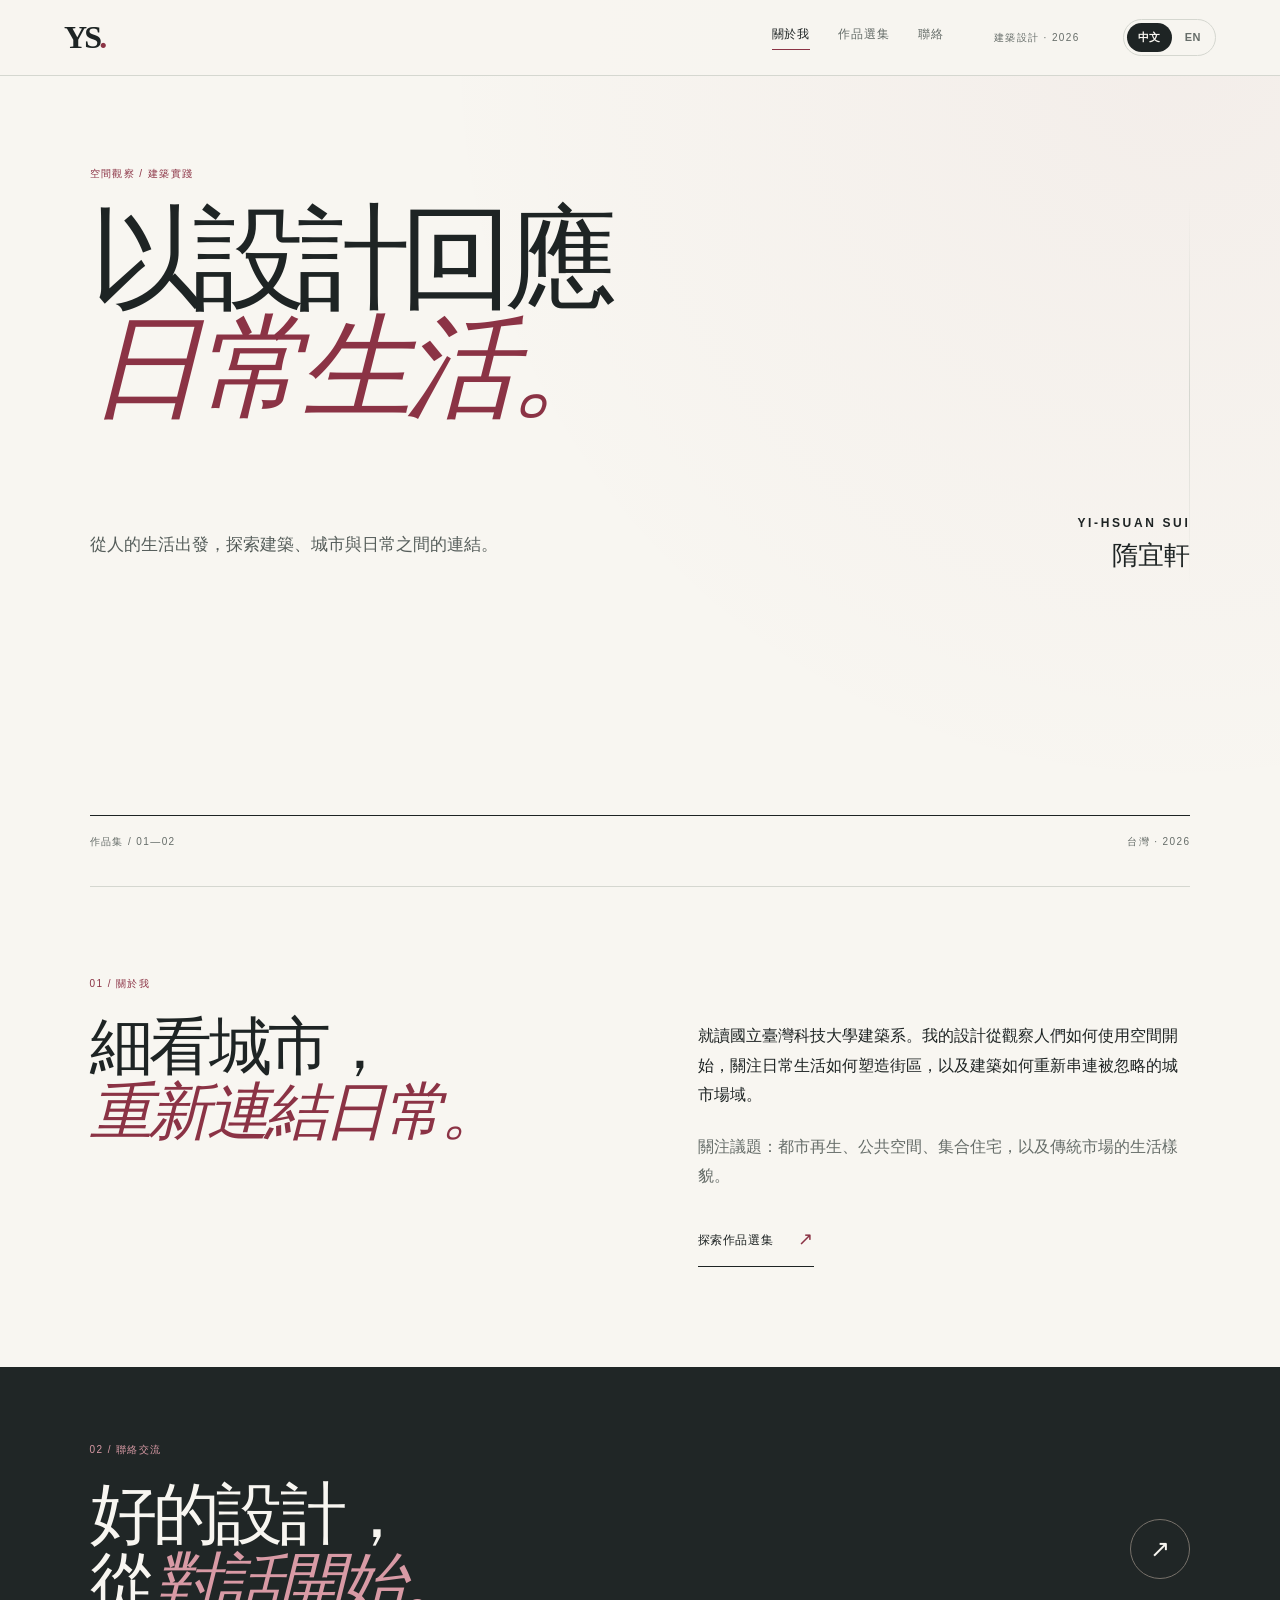
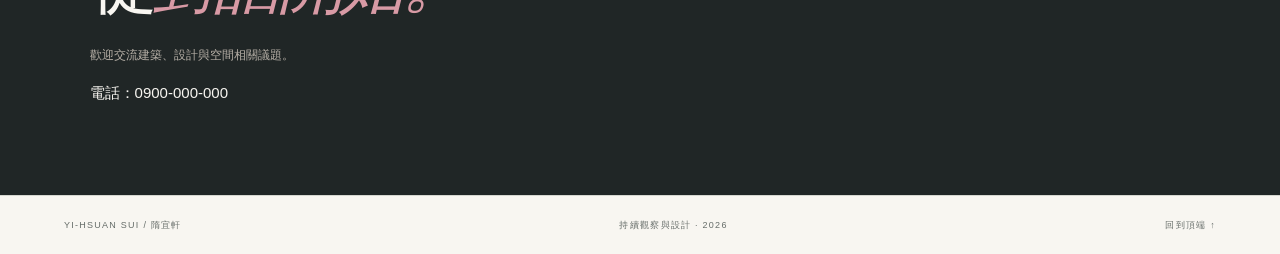
<file: index.html>
<!doctype html>
<html lang="zh-Hant">
<head>
  <meta charset="utf-8">
  <meta name="viewport" content="width=device-width, initial-scale=1">
  <meta name="description" content="隋宜軒的建築與空間設計作品集，探索城市與日常生活的關係。">
  <title>隋宜軒 — 建築作品集</title>
  <link rel="stylesheet" href="styles.css">
</head>
<body id="top">
  <header class="site-header">
    <a class="wordmark" href="index.html">YS<span>.</span></a>
    <nav aria-label="主選單">
      <a class="active" href="index.html">關於我</a>
      <a href="works.html">作品選集</a>
      <a href="#contact">聯絡</a>
    </nav>
    <span class="header-note">建築設計 · 2026</span>
  </header>

  <main>
    <section class="hero section-wrap">
      <p class="eyebrow" id="intro-kicker">空間觀察 / 建築實踐</p>
      <h1 id="hero-title">以設計回應<br><em>日常生活。</em></h1>
      <div class="hero-bottom">
        <p class="hero-copy" id="hero-copy">從人的生活出發，探索建築、城市與日常之間的連結。</p>
        <div class="name-lockup">
          <span class="name-en" id="name-en">YI-HSUAN SUI</span>
          <span class="name-zh" id="name-zh">隋宜軒</span>
        </div>
      </div>
      <div class="hero-rule"><span>作品集 / 01—02</span><span>台灣 · 2026</span></div>
    </section>

    <section class="intro-grid section-wrap">
      <div>
        <p class="eyebrow">01 / 關於我</p>
        <h2>細看城市，<br><em>重新連結日常。</em></h2>
      </div>
      <div class="intro-text">
        <p id="bio">就讀國立臺灣科技大學建築系，關注人們如何使用空間，以及建築如何回應城市中被忽略的日常需求。</p>
        <p class="muted" id="interests">關注議題：都市再生、公共空間、集合住宅與傳統市場的日常生活。</p>
        <a class="text-link" href="works.html">探索作品選集 <span>↗</span></a>
      </div>
    </section>

    <section class="contact section-wrap" id="contact">
      <p class="eyebrow">02 / 聯絡交流</p>
      <div class="contact-row"><h2>好的設計，<br>從<em>對話開始。</em></h2><a class="round-link" href="works.html" aria-label="查看作品選集">↗</a></div>
      <p class="muted">歡迎交流建築、設計與空間相關議題。</p>
      <p class="contact-phone">電話：<a href="tel:0900000000" id="contact-phone">0900-000-000</a></p>
    </section>
  </main>

  <footer class="site-footer"><span>YI-HSUAN SUI / 隋宜軒</span><span>持續觀察與設計 · 2026</span><a href="#top">回到頂端 ↑</a></footer>
  <script src="i18n.js?v=20261027-bilingual"></script>
  <script src="script.js?v=20261027-bilingual"></script>
</body>
</html>
</file>
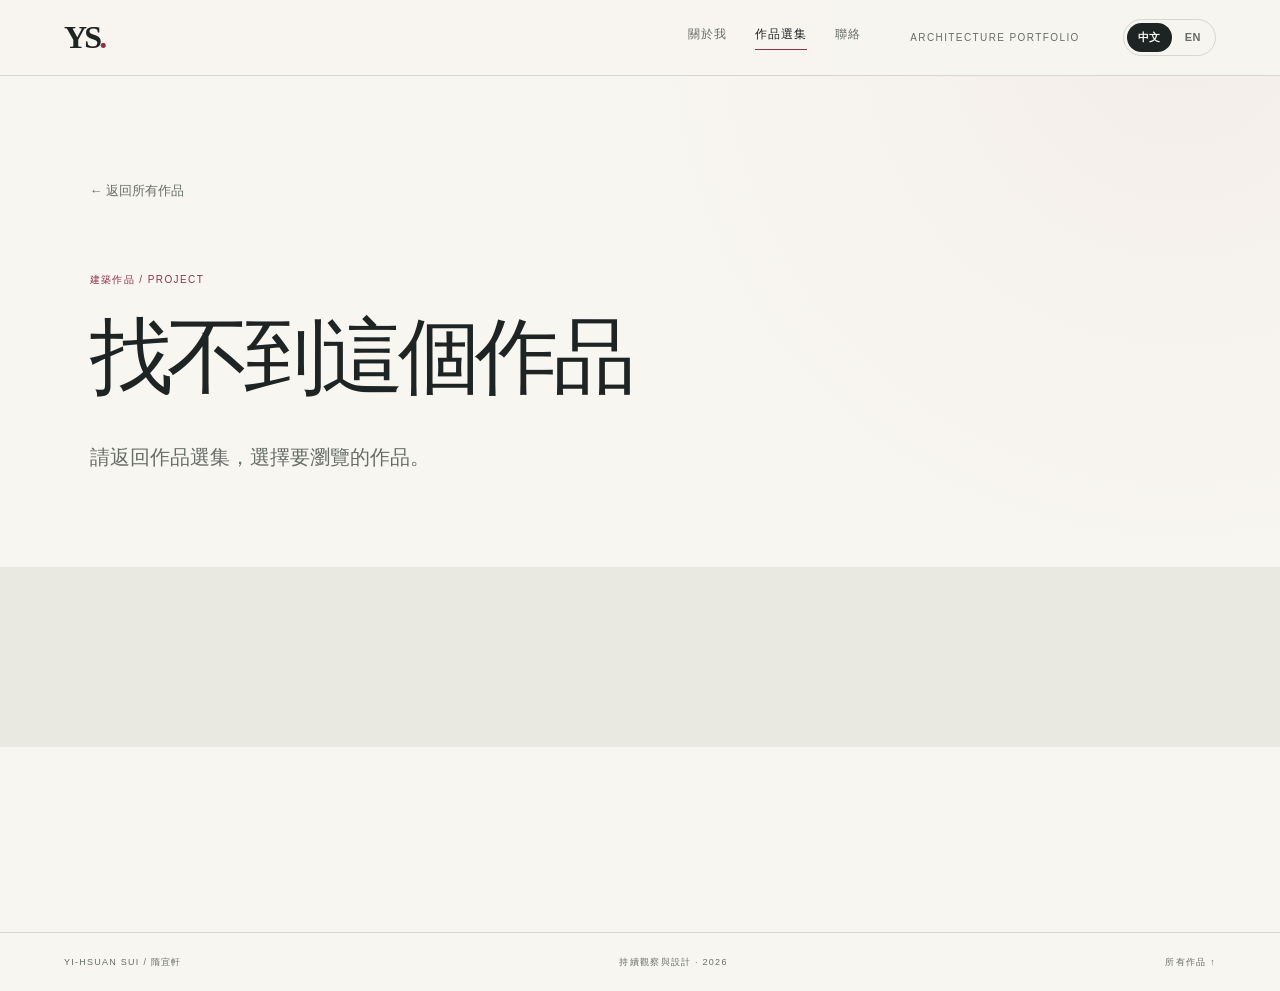
<file: project.html>
<!doctype html>
<html lang="zh-Hant">
<head>
<meta charset="utf-8">
<meta name="viewport" content="width=device-width, initial-scale=1">
<meta name="description" content="隋宜軒的建築設計作品詳細介紹、設計概念與圖面。">
<title>作品詳情 — 隋宜軒</title>
<link rel="stylesheet" href="styles.css">
</head>
<body>
<header class="site-header">
<a class="wordmark" href="index.html">YS<span>.</span></a>
<nav aria-label="主選單"><a href="index.html">關於我</a><a class="active" href="works.html">作品選集</a><a href="index.html#contact">聯絡</a></nav>
<span class="header-note">ARCHITECTURE PORTFOLIO</span>
</header>
<main>
<section class="detail-heading section-wrap">
<a class="detail-back" href="works.html">← 返回所有作品</a>
<p class="eyebrow" id="detail-category">建築作品 / PROJECT</p>
<h1 id="detail-title">作品載入中…</h1>
<p class="detail-subtitle" id="detail-en"></p>
<p class="detail-lead" id="detail-summary"></p>
</section>
<section class="detail-body section-wrap" id="detail-body" aria-live="polite"></section>
<section class="detail-next section-wrap" id="detail-next"></section>
</main>
<footer class="site-footer"><span>YI-HSUAN SUI / 隋宜軒</span><span>建築設計作品集 · 2026</span><a href="works.html">所有作品 ↑</a></footer>
<script src="i18n.js?v=20261027-bilingual"></script>
  <script src="script.js?v=20261027-bilingual"></script>
</body>
</html>
</file>
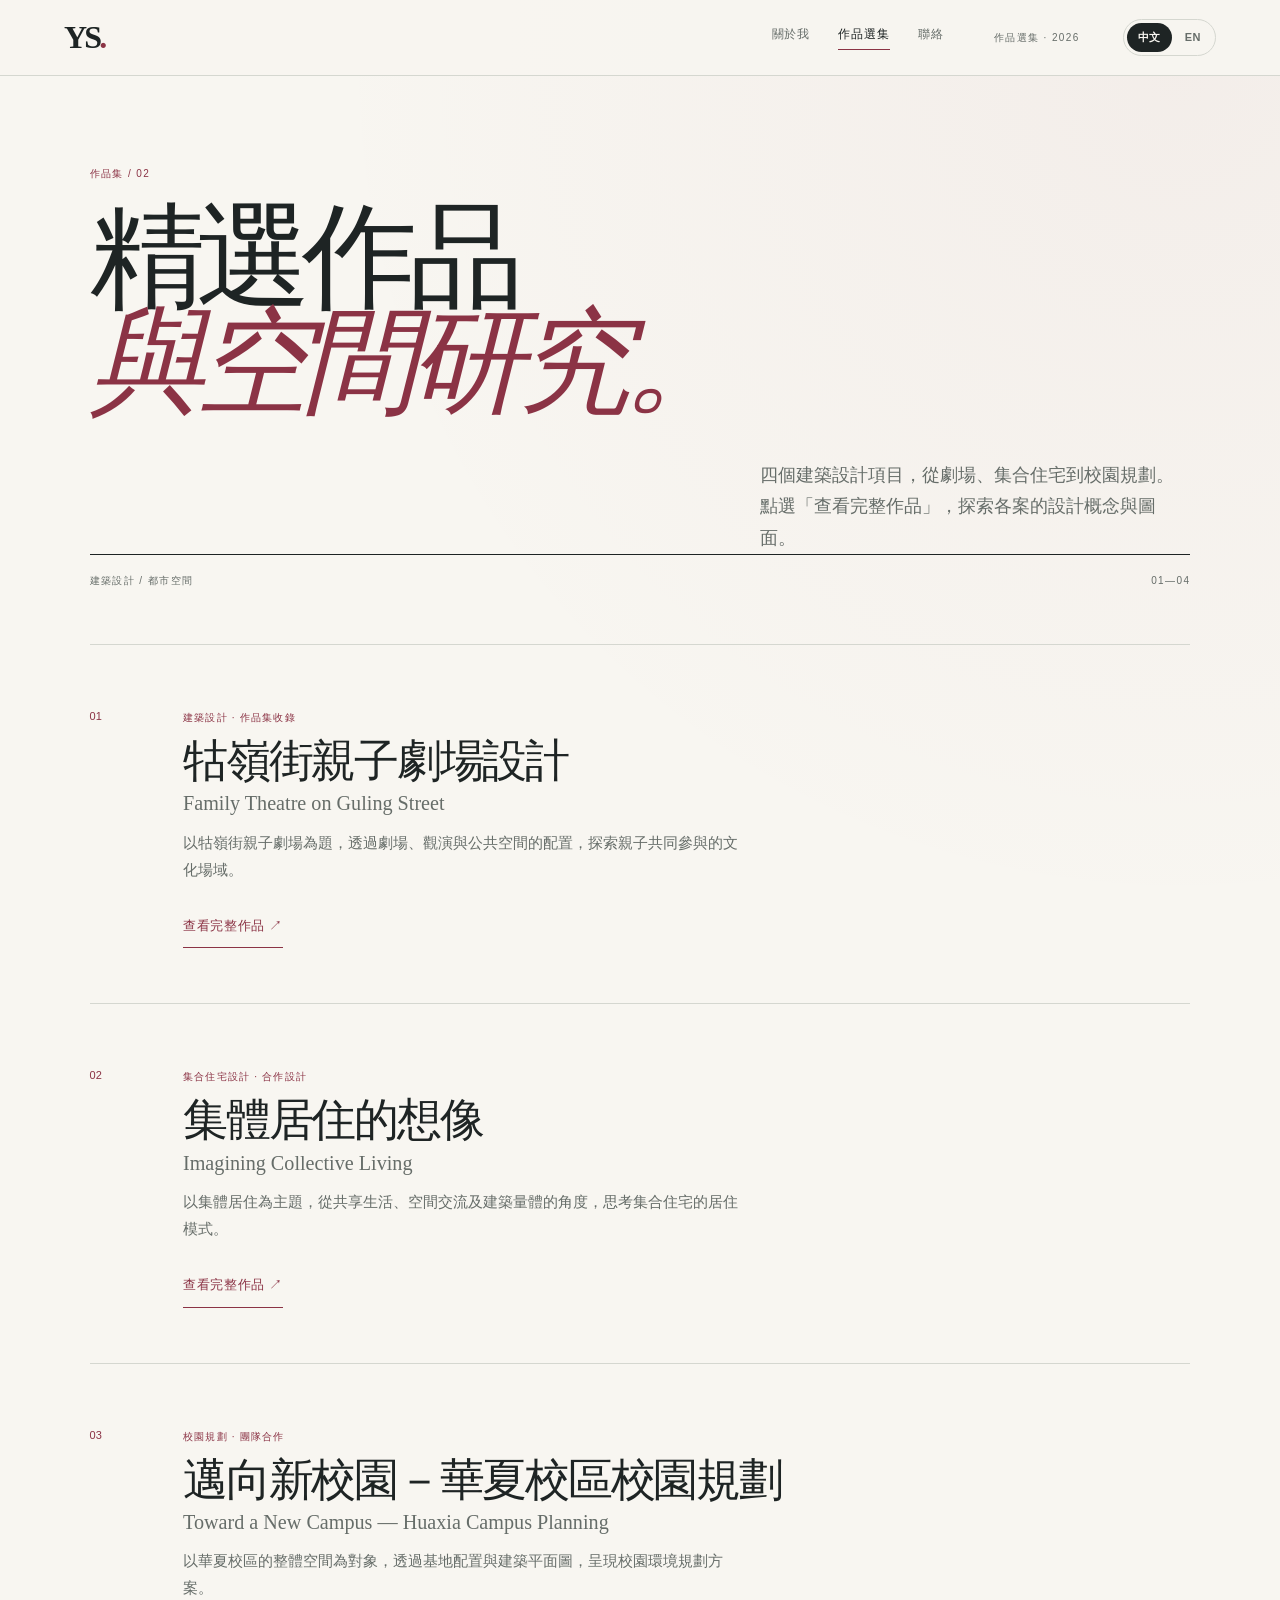
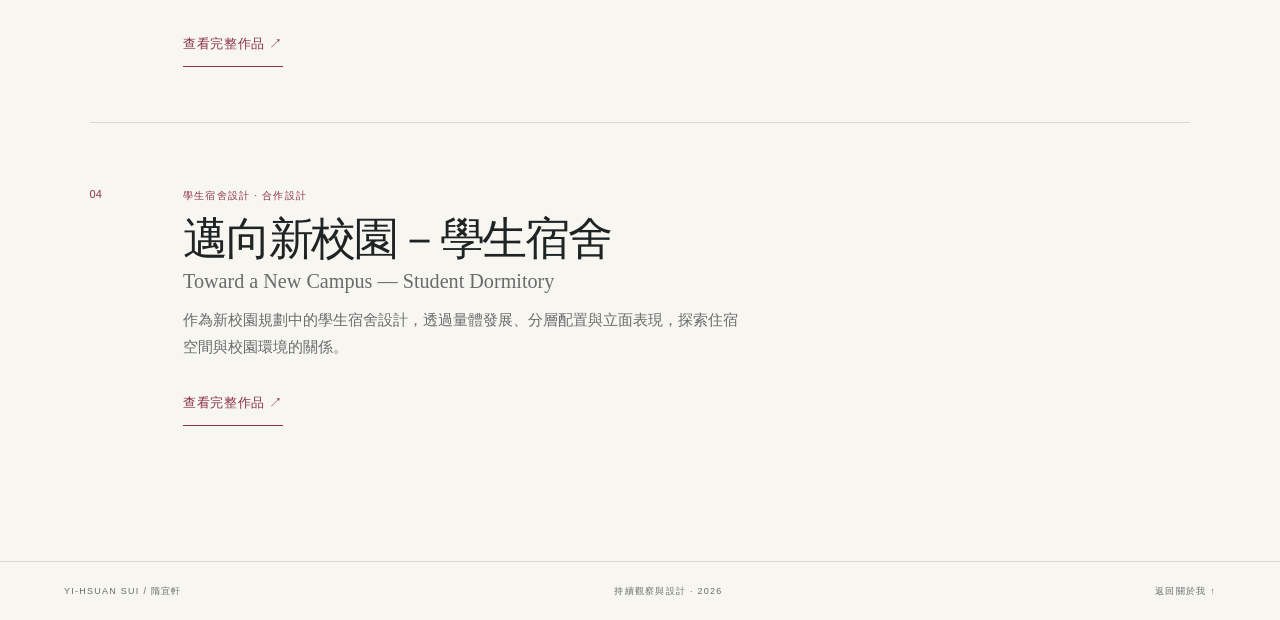
<file: works.html>
<!doctype html>
<html lang="zh-Hant">
<head>
  <meta charset="utf-8">
  <meta name="viewport" content="width=device-width, initial-scale=1">
  <meta name="description" content="隋宜軒的建築設計與空間研究作品選集。">
  <title>作品選集 — 隋宜軒</title>
  <link rel="stylesheet" href="styles.css">
</head>
<body>
  <header class="site-header">
    <a class="wordmark" href="index.html">YS<span>.</span></a>
    <nav aria-label="主選單">
      <a href="index.html">關於我</a>
      <a class="active" href="works.html">作品選集</a>
      <a href="index.html#contact">聯絡</a>
    </nav>
    <span class="header-note">作品選集 · 2026</span>
  </header>

  <main>
    <section class="works-heading section-wrap">
      <p class="eyebrow">作品集 / 02</p>
      <h1>精選作品<br><em>與空間研究。</em></h1>
      <p class="heading-description">四個建築設計項目，從劇場、集合住宅到校園規劃。點選「查看完整作品」，探索各案的設計概念與圖面。</p>
      <div class="hero-rule"><span>建築設計 / 都市空間</span><span>01—04</span></div>
    </section>
    <section class="works-list section-wrap" id="works-list" aria-live="polite">
      <p class="loading-note">正在載入作品內容…</p>
    </section>
  </main>
  <footer class="site-footer"><span>YI-HSUAN SUI / 隋宜軒</span><span>持續觀察與設計 · 2026</span><a href="index.html">返回關於我 ↑</a></footer>
  <script src="i18n.js?v=20261027-bilingual"></script>
  <script src="script.js?v=20261027-bilingual"></script>
</body>
</html>
</file>
<file: styles.css>
:root{--paper:#f5f1e9;--ink:#24221f;--muted:#777169;--line:#d8d0c4;--accent:#8d263b;--soft:#e9e1d5;--serif:Georgia,"Times New Roman",serif;--sans:Arial,Helvetica,sans-serif}
*{box-sizing:border-box}html{scroll-behavior:smooth}body{margin:0;background:var(--paper);color:var(--ink);font-family:var(--sans);font-size:15px;line-height:1.6}a{color:inherit;text-decoration:none}.site-header{height:76px;padding:0 5vw;display:flex;align-items:center;justify-content:space-between;border-bottom:1px solid var(--line);gap:24px}.wordmark{font-family:var(--serif);font-size:27px;letter-spacing:-2px;font-weight:bold}.wordmark span{color:var(--accent)}nav{display:flex;gap:28px;font-size:12px;letter-spacing:.08em;text-transform:uppercase}nav a{color:var(--muted)}nav a:hover,nav a.active{color:var(--ink)}nav a.active:after{content:"";display:block;width:100%;height:1px;background:var(--accent);margin-top:5px}.header-note,.eyebrow,.hero-rule,.index-number,.art-label,.site-footer{font-size:10px;letter-spacing:.14em;text-transform:uppercase}.header-note{color:var(--muted)}.section-wrap{padding-left:10vw;padding-right:10vw}.hero{padding-top:11vh;padding-bottom:50px}.eyebrow{color:var(--accent);margin:0 0 22px}.hero h1,.works-heading h1{font-size:clamp(54px,9vw,126px);line-height:.91;letter-spacing:-.075em;font-weight:500;margin:0;max-width:1000px}.hero h1 em,.intro-grid h2 em,.contact h2 em,.works-heading h1 em{font-family:var(--serif);font-weight:400;color:var(--accent);letter-spacing:-.07em}.hero-bottom{display:flex;justify-content:space-between;align-items:flex-end;gap:40px;margin-top:58px}.hero-copy{max-width:420px;color:var(--muted);font-size:17px;line-height:1.7}.name-lockup{display:flex;flex-direction:column;align-items:flex-end;gap:2px;white-space:nowrap}.name-en{font-size:12px;letter-spacing:.16em}.name-zh{font-family:var(--serif);font-size:22px}.hero-rule{display:flex;justify-content:space-between;border-top:1px solid var(--ink);padding-top:12px;margin-top:48px;color:var(--muted)}.intro-grid{display:grid;grid-template-columns:1fr 1fr;gap:9vw;padding-top:90px;padding-bottom:100px;border-top:1px solid var(--line)}.intro-grid h2,.contact h2{font-size:clamp(35px,5vw,64px);line-height:1.03;font-weight:400;letter-spacing:-.055em;margin:0}.intro-text{max-width:500px}.intro-text p{margin-top:0;margin-bottom:22px}.muted{color:var(--muted)}.text-link{display:inline-flex;gap:25px;align-items:center;border-bottom:1px solid var(--ink);padding:10px 0;font-size:12px;letter-spacing:.05em}.text-link span{color:var(--accent);font-size:18px}.feature{padding-top:65px;padding-bottom:100px;background:var(--soft)}.feature-top{display:flex;justify-content:space-between;align-items:center}.index-number{color:var(--muted)}.feature-panel{display:grid;grid-template-columns:1.1fr .9fr;gap:7vw;align-items:center;margin-top:20px}.feature-art{min-height:390px;position:relative;overflow:hidden;background:#d7c9b8;color:var(--ink);padding:20px}.art-label{position:absolute;z-index:3;font-size:9px}.art-label-top{top:20px;left:20px}.art-label-bottom{bottom:20px;left:20px}.art-block{position:absolute;background:#a89b8a}.block-a{width:40%;height:68%;left:12%;top:20%;transform:skewY(-12deg);background:#b9a997}.block-b{width:38%;height:53%;right:10%;top:30%;transform:skewY(12deg);background:#eee5d8}.art-line{position:absolute;height:1px;background:var(--accent);width:110%;left:-5%;transform:rotate(-28deg)}.line-a{top:47%}.line-b{top:64%;transform:rotate(24deg)}.art-circle{position:absolute;border:1px solid var(--accent);width:150px;height:150px;border-radius:50%;right:20%;top:34%}.art-title{position:absolute;font-family:var(--serif);font-size:clamp(28px,4vw,52px);line-height:.85;letter-spacing:-.06em;right:8%;bottom:18%;z-index:4;color:var(--accent)}.feature-description h2{font-family:var(--serif);font-size:clamp(35px,4vw,55px);font-weight:400;margin:0 0 16px;line-height:1.05}.feature-description p:not(.eyebrow){color:var(--muted);max-width:400px}.principles{padding-top:90px;padding-bottom:100px}.principle-list{display:grid;grid-template-columns:repeat(3,1fr);gap:30px;border-top:1px solid var(--ink);margin-top:30px}.principle-list article{padding-top:15px}.principle-no{font-size:11px;color:var(--accent)}.principle-list h3{font-family:var(--serif);font-size:31px;font-weight:400;margin:22px 0 10px}.principle-list p{max-width:260px;color:var(--muted);font-size:13px}.contact{background:var(--ink);color:var(--paper);padding-top:75px;padding-bottom:75px}.contact .eyebrow{color:#d89aa5}.contact-row{display:flex;justify-content:space-between;align-items:center;gap:30px}.contact h2 em{color:#d89aa5}.round-link{border:1px solid #77716a;border-radius:50%;width:60px;height:60px;display:grid;place-items:center;font-size:24px}.contact .muted{font-size:12px;margin-top:28px;color:#b7b0a7}.site-footer{display:flex;justify-content:space-between;gap:20px;padding:22px 5vw;color:var(--muted);border-top:1px solid var(--line);font-size:9px}.works-heading{padding-top:10vh;padding-bottom:30px}.heading-description{max-width:430px;margin:45px 0 0 auto;color:var(--muted);font-size:16px}.works-list{padding-top:25px;padding-bottom:80px}.project-row{display:grid;grid-template-columns:70px minmax(0,1fr) minmax(220px,.65fr);gap:25px;padding:35px 0;border-top:1px solid var(--line);scroll-margin-top:30px}.project-index{font-size:11px;color:var(--accent);padding-top:8px}.project-meta{font-size:10px;letter-spacing:.12em;color:var(--muted);text-transform:uppercase}.project-row h2{font-family:var(--serif);font-size:clamp(27px,3.5vw,44px);font-weight:400;letter-spacing:-.04em;line-height:1.1;margin:10px 0 14px}.project-row h2 .zh-title{font-family:var(--sans);font-size:.65em;letter-spacing:0;color:var(--accent);display:block;margin-top:7px}.project-summary{max-width:560px;color:var(--muted);margin:0}.project-detail{border-left:1px solid var(--line);padding-left:25px;align-self:center}.project-detail h3{font-size:10px;letter-spacing:.12em;text-transform:uppercase;font-weight:400;color:var(--accent);margin:0 0 8px}.project-detail p{font-size:13px;margin:0 0 15px}.content-note{padding-top:35px;padding-bottom:70px;border-top:1px solid var(--line)}.content-note>p:last-child{max-width:660px;color:var(--muted)}code{font-size:.9em;background:var(--soft);padding:2px 5px}.loading-note{color:var(--muted);padding:40px 0}
@media(max-width:760px){.site-header{height:auto;min-height:70px;padding:18px 6vw;flex-wrap:wrap}.header-note{display:none}nav{gap:16px;font-size:10px}.section-wrap{padding-left:6vw;padding-right:6vw}.hero{padding-top:9vh}.hero h1,.works-heading h1{font-size:clamp(49px,13vw,86px)}.hero-bottom{align-items:flex-start;flex-direction:column;gap:15px;margin-top:35px}.name-lockup{align-items:flex-start}.hero-rule{margin-top:30px}.intro-grid,.feature-panel{grid-template-columns:1fr;gap:25px}.intro-grid{padding-top:65px;padding-bottom:70px}.feature{padding-top:50px;padding-bottom:65px}.feature-art{min-height:310px}.principles{padding-top:65px;padding-bottom:70px}.principle-list{grid-template-columns:1fr;gap:15px}.principle-list article{display:grid;grid-template-columns:35px 1fr;column-gap:12px;border-bottom:1px solid var(--line);padding-bottom:16px}.principle-list h3{margin:0 0 5px}.principle-list p{grid-column:2;margin:0}.contact-row{align-items:flex-start}.round-link{flex:0 0 48px;width:48px;height:48px}.site-footer{flex-wrap:wrap;padding:20px 6vw}.heading-description{margin:30px 0 0}.project-row{grid-template-columns:35px minmax(0,1fr);gap:12px;padding:27px 0}.project-detail{grid-column:2;border-left:0;border-top:1px solid var(--line);padding:15px 0 0}.project-row h2{font-size:34px}.works-heading{padding-top:8vh}}


/* Editorial refinement — intentionally plain CSS, no build step required */
:root{--paper:#f8f6f1;--ink:#1e2424;--muted:#666d69;--line:#d5d7d0;--accent:#8b3345;--soft:#e9e8df;--serif:"Iowan Old Style","Baskerville",Georgia,serif;--sans:"Helvetica Neue",Arial,sans-serif}
body{background-image:radial-gradient(circle at 92% 3%,rgba(139,51,69,.045),transparent 35%);-webkit-font-smoothing:antialiased}
::selection{background:#8b3345;color:white}
a:focus-visible{outline:2px solid var(--accent);outline-offset:5px}
.site-header{position:relative;z-index:5;background:rgba(248,246,241,.95);border-bottom-color:var(--line)}
.wordmark{font-size:32px;letter-spacing:-.09em}
nav a{transition:color .2s ease}
.section-wrap{padding-left:max(7vw,calc((100vw - 1350px)/2));padding-right:max(7vw,calc((100vw - 1350px)/2))}
.hero{position:relative;min-height:min(810px,92vh);display:flex;flex-direction:column;justify-content:center;padding-top:90px;padding-bottom:36px}
.hero:before{content:"";position:absolute;right:7%;top:15%;height:48%;width:1px;background:linear-gradient(transparent,var(--line),transparent);pointer-events:none}
.hero h1{font-size:clamp(60px,8.8vw,146px);max-width:1150px;letter-spacing:-.084em;line-height:.97}
.hero h1 em{font-style:italic;white-space:normal}
.hero-bottom{margin-top:clamp(45px,7vw,105px)}
.hero-copy{font-size:clamp(16px,1.35vw,19px);color:#565e5b}
.name-en{font-weight:700;letter-spacing:.22em}
.name-zh{font-size:26px}
.hero-rule{margin-top:auto;padding-top:18px}
.intro-grid{border-top:0;position:relative}
.intro-grid:before{content:"";position:absolute;left:7%;right:7%;top:0;border-top:1px solid var(--line)}
.intro-grid h2{font-size:clamp(42px,4.9vw,75px)}
.intro-text{padding-top:45px;font-size:16px;line-height:1.85}
.feature{background:#e7e7df}
.feature-panel{gap:clamp(30px,6vw,110px)}
.feature-art{min-height:clamp(360px,38vw,580px);box-shadow:22px 22px 0 rgba(31,39,38,.07);isolation:isolate}
.feature-art:after{content:"";position:absolute;inset:0;background:linear-gradient(145deg,rgba(255,255,255,.2),transparent 45%,rgba(40,35,35,.12));pointer-events:none}
.art-title{font-size:clamp(48px,5.5vw,84px);right:6%;bottom:16%}
.art-circle{width:36%;height:auto;aspect-ratio:1;right:18%;top:29%}
.feature-description h2{font-size:clamp(44px,4.5vw,72px)}
.feature-description p:not(.eyebrow){font-size:16px;line-height:1.85}
.text-link{transition:gap .2s ease,color .2s ease}
.text-link:hover{gap:36px;color:var(--accent)}
.principle-list{gap:0}
.principle-list article{padding:26px 25px 25px 0;border-right:1px solid var(--line)}
.principle-list article:not(:first-child){padding-left:25px}
.principle-list article:last-child{border-right:0}
.principle-list h3{font-size:40px}
.contact{background:#202626}
.contact h2{font-size:clamp(44px,5.2vw,80px)}
.round-link{transition:background .2s ease,transform .2s ease}
.round-link:hover{background:var(--accent);transform:rotate(45deg)}
.works-heading{padding-top:clamp(80px,10vh,150px)}
.works-heading h1{font-size:clamp(64px,9vw,138px)}
.heading-description{font-size:18px;line-height:1.75}
.project-row{transition:background .25s ease;position:relative}
.project-row:hover{background:rgba(139,51,69,.035)}
.project-row h2{font-size:clamp(36px,3.5vw,56px)}
.project-meta{color:var(--accent)}
.project-summary{line-height:1.8}
.project-detail{line-height:1.7}
.content-note{background:#efeee8}
@media(max-width:760px){
 .site-header{gap:10px}.wordmark{font-size:29px}
 .section-wrap{padding-left:6vw;padding-right:6vw}
 .hero{min-height:75vh;padding-top:80px;padding-bottom:28px}
 .hero:before{display:none}
 .hero h1{font-size:clamp(51px,12vw,85px);line-height:1.02;letter-spacing:-.08em}
 .hero-bottom{margin-top:50px}
 .hero-rule{margin-top:45px}
 .intro-grid:before{left:6%;right:6%}
 .intro-text{padding-top:0}
 .feature-art{min-height:350px;box-shadow:10px 10px 0 rgba(31,39,38,.07)}
 .art-title{font-size:clamp(44px,11vw,70px)}
 .principle-list article,.principle-list article:not(:first-child){padding:17px 0;border-right:0}
 .contact h2{font-size:clamp(39px,9vw,62px)}
 .works-heading h1{font-size:clamp(52px,12vw,92px)}
 .project-row h2{font-size:clamp(31px,8vw,44px)}
}
@media(prefers-reduced-motion:reduce){html{scroll-behavior:auto}*,*:before,*:after{transition:none!important}}


/* Portfolio case studies, maintained through data/projects.json */
.project-row{grid-template-columns:55px minmax(0,1fr) minmax(200px,.38fr);align-items:start;gap:clamp(16px,3vw,45px);padding:55px 0}
.project-row h2{font-family:var(--sans);font-weight:500;letter-spacing:-.05em}
.project-row h2 .zh-title{font-family:var(--serif);font-size:.45em;letter-spacing:0;font-weight:400;color:var(--muted)}
.project-gallery{margin-top:36px;display:grid;gap:45px}
.gallery-section{border-top:1px solid var(--line);padding-top:15px}
.gallery-section>h3{font-size:15px;font-weight:600;margin:0 0 6px;letter-spacing:.06em}
.gallery-section>p{font-size:13px;color:var(--muted);margin:0 0 18px;line-height:1.8}
.gallery-pages{display:grid;grid-template-columns:repeat(auto-fit,minmax(min(100%,260px),1fr));gap:18px;align-items:start}
.portfolio-page{margin:0}
.portfolio-image{display:block;width:100%;height:auto;aspect-ratio:1;object-fit:contain;background:#fff;border:1px solid var(--line)}
.portfolio-page figcaption{font-size:10px;letter-spacing:.1em;color:var(--muted);padding-top:9px}
.image-missing{display:grid;place-items:center;min-height:210px;padding:25px;border:1px dashed var(--line);background:var(--soft);color:var(--muted);text-align:center;font-size:13px}
.project-detail{position:sticky;top:30px}
@media(max-width:950px){.project-row{grid-template-columns:40px minmax(0,1fr)}.project-detail{position:static;grid-column:2;border-left:0;border-top:1px solid var(--line);padding:18px 0 0}.gallery-pages{grid-template-columns:repeat(auto-fit,minmax(min(100%,220px),1fr))}}
@media(max-width:600px){.project-row{padding:38px 0}.project-gallery{margin-top:26px;gap:30px}.gallery-pages{grid-template-columns:1fr}.portfolio-image{max-height:none}}


/* Individual project pages */
.project-open{display:inline-flex;align-items:center;margin-top:22px;padding:11px 0;border-bottom:1px solid var(--accent);font-size:13px;color:var(--accent);letter-spacing:.05em;transition:padding .2s ease}
.project-open:hover{padding-left:9px}
.detail-heading{padding-top:clamp(55px,8vw,125px);padding-bottom:70px}
.detail-back{display:inline-block;margin-bottom:70px;color:var(--muted);font-size:13px}
.detail-back:hover{color:var(--accent)}
.detail-heading h1{font-size:clamp(42px,6.5vw,98px);letter-spacing:-.07em;font-weight:500;line-height:1.13;margin:12px 0 18px}
.detail-subtitle{font-family:var(--serif);font-size:clamp(20px,2.7vw,36px);font-style:italic;color:var(--accent);margin:0 0 35px}
.detail-lead{font-size:clamp(17px,1.6vw,23px);line-height:1.8;max-width:850px;color:var(--muted)}
.detail-body{background:#e9e8e1;padding-top:70px;padding-bottom:110px}
.detail-info{display:grid;grid-template-columns:200px minmax(0,1fr);gap:10px 50px;max-width:900px;margin-bottom:90px}
.detail-info p{margin:0 0 18px;line-height:1.8}
.detail-fact{font-size:12px;color:var(--accent);letter-spacing:.08em;padding-top:5px}
.detail-gallery{display:grid;gap:100px}
.detail-section{border-top:1px solid var(--line);padding-top:28px}
.detail-section h2{font-size:clamp(28px,3.5vw,52px);font-weight:500;letter-spacing:-.04em;margin:0 0 10px}
.detail-section-copy{color:var(--muted);max-width:760px;margin:0 0 30px;line-height:1.8}
.detail-images{display:grid;grid-template-columns:repeat(auto-fit,minmax(min(100%,420px),1fr));gap:25px}
.detail-figure{margin:0}
.detail-image{width:100%;height:auto;display:block;background:#fff;box-shadow:0 8px 30px rgba(20,20,20,.045)}
.detail-figure figcaption{font-size:11px;color:var(--muted);padding-top:10px}
.detail-next{padding-top:85px;padding-bottom:100px}
.detail-next-link{font-size:clamp(26px,4vw,56px);letter-spacing:-.05em;line-height:1.3}
.detail-next-link:hover{color:var(--accent)}
@media(max-width:760px){.detail-heading{padding-top:45px;padding-bottom:45px}.detail-back{margin-bottom:55px}.detail-body{padding-top:45px;padding-bottom:65px}.detail-info{grid-template-columns:1fr;gap:0;margin-bottom:55px}.detail-info p{margin-bottom:25px}.detail-gallery{gap:65px}.detail-images{grid-template-columns:1fr}.detail-next{padding-top:65px;padding-bottom:70px}}

/* Full-width work previews without right-hand sidebar */
.works-list .project-row{grid-template-columns:55px minmax(0,1fr);gap:clamp(16px,3vw,45px)}
.works-list .project-row>div:nth-child(2){max-width:940px}
@media(max-width:760px){.works-list .project-row{grid-template-columns:35px minmax(0,1fr);gap:12px}}


/* Bilingual switch — compact editorial treatment */
.site-header{justify-content:flex-start}
.site-header nav{margin-left:auto}
.site-header .header-note{margin-left:clamp(8px,2vw,30px)}
.language-switch{display:inline-flex;align-items:center;gap:2px;margin-left:clamp(6px,1.5vw,22px);border:1px solid var(--line);border-radius:99px;padding:3px;white-space:nowrap;flex-shrink:0}
.language-switch button{border:0;background:transparent;color:var(--muted);font:600 11px/1 var(--sans);letter-spacing:.04em;padding:9px 11px;border-radius:99px;cursor:pointer;transition:background .2s,color .2s}
.language-switch button.selected{background:var(--ink);color:var(--paper)}
.language-switch button:not(.selected):hover{color:var(--accent)}
.language-switch button:focus-visible{outline:2px solid var(--accent);outline-offset:2px}
html[lang="en"] .hero h1{font-size:clamp(58px,8.1vw,128px)}
html[lang="en"] .intro-grid h2{font-size:clamp(36px,4.4vw,66px)}
@media(max-width:900px){.site-header .header-note{display:none}}
@media(max-width:760px){.site-header{gap:10px}.site-header nav{gap:12px;margin-left:auto}.language-switch{margin-left:0}.language-switch button{padding:8px 9px;font-size:10px}}
@media(max-width:410px){.site-header{padding:14px 4vw}.site-header nav{gap:8px;font-size:9px}.wordmark{font-size:25px}.language-switch button{padding:7px 8px}}
</file>
